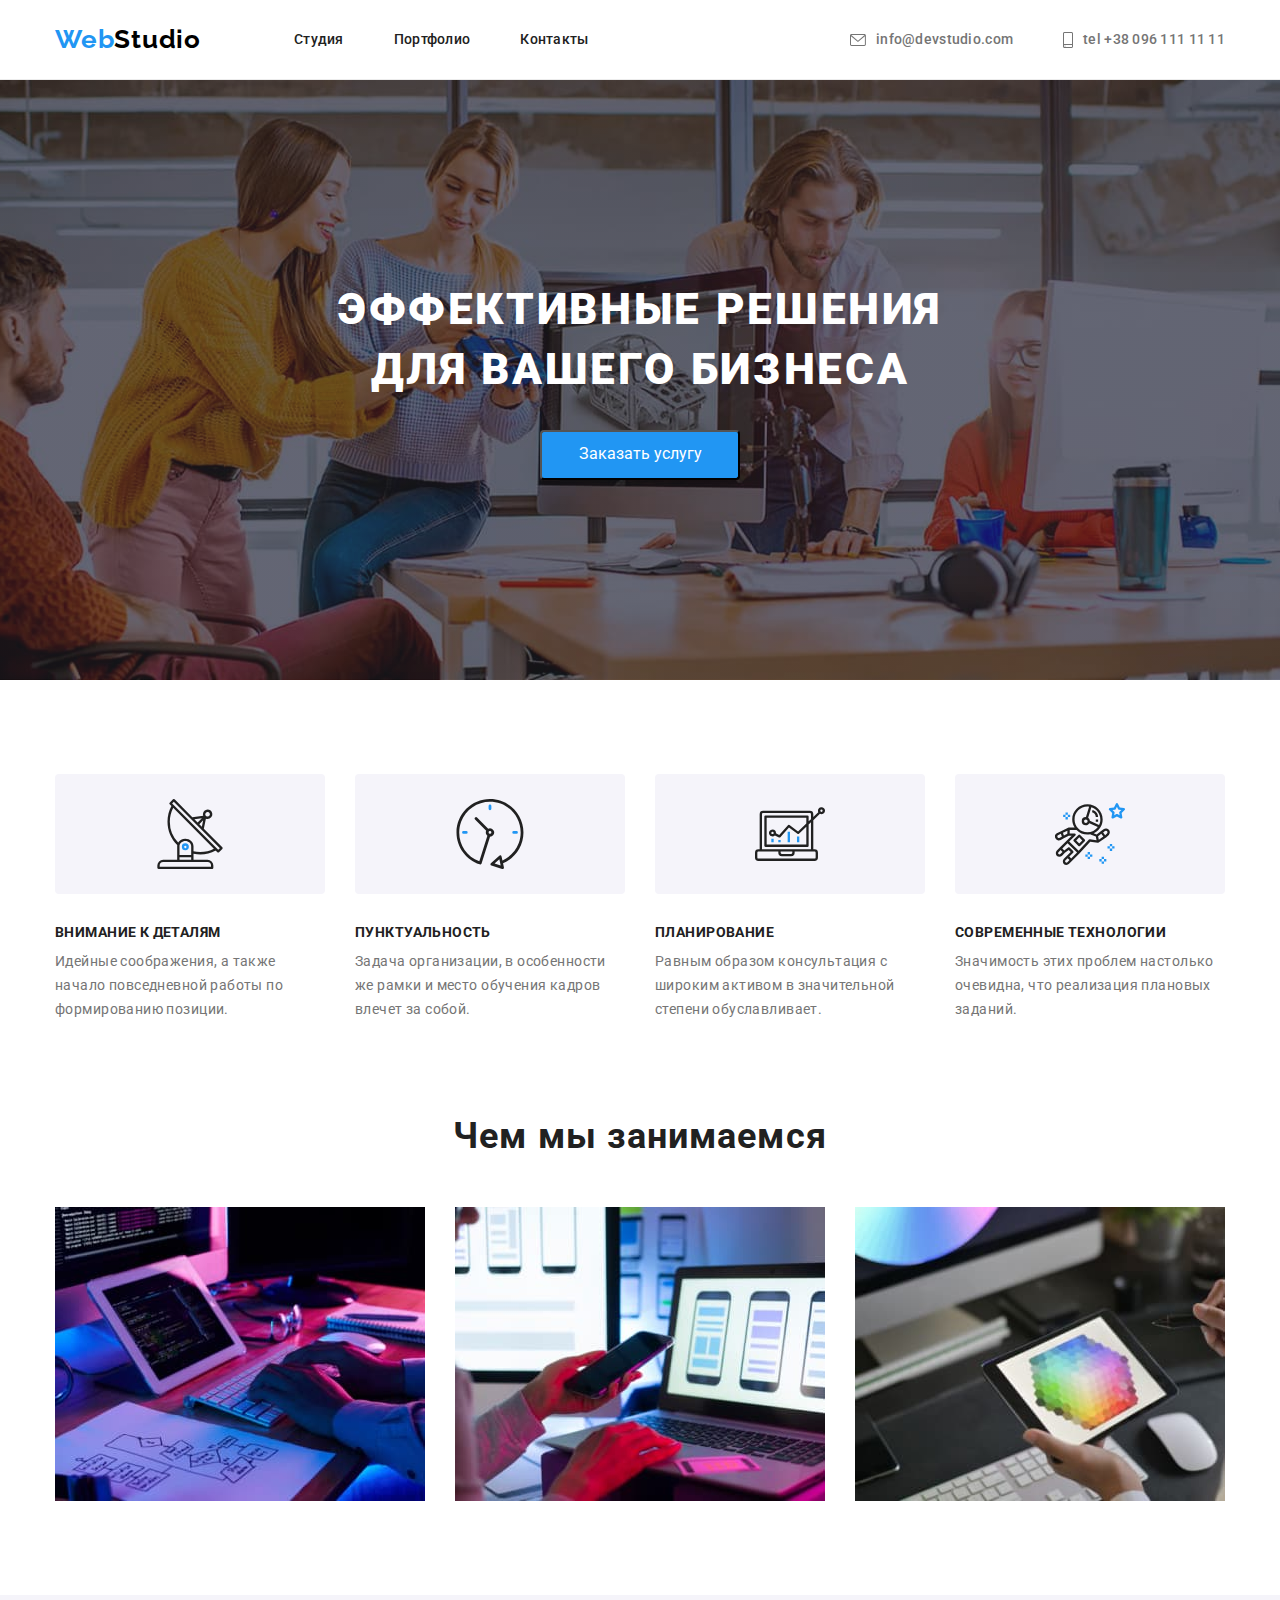
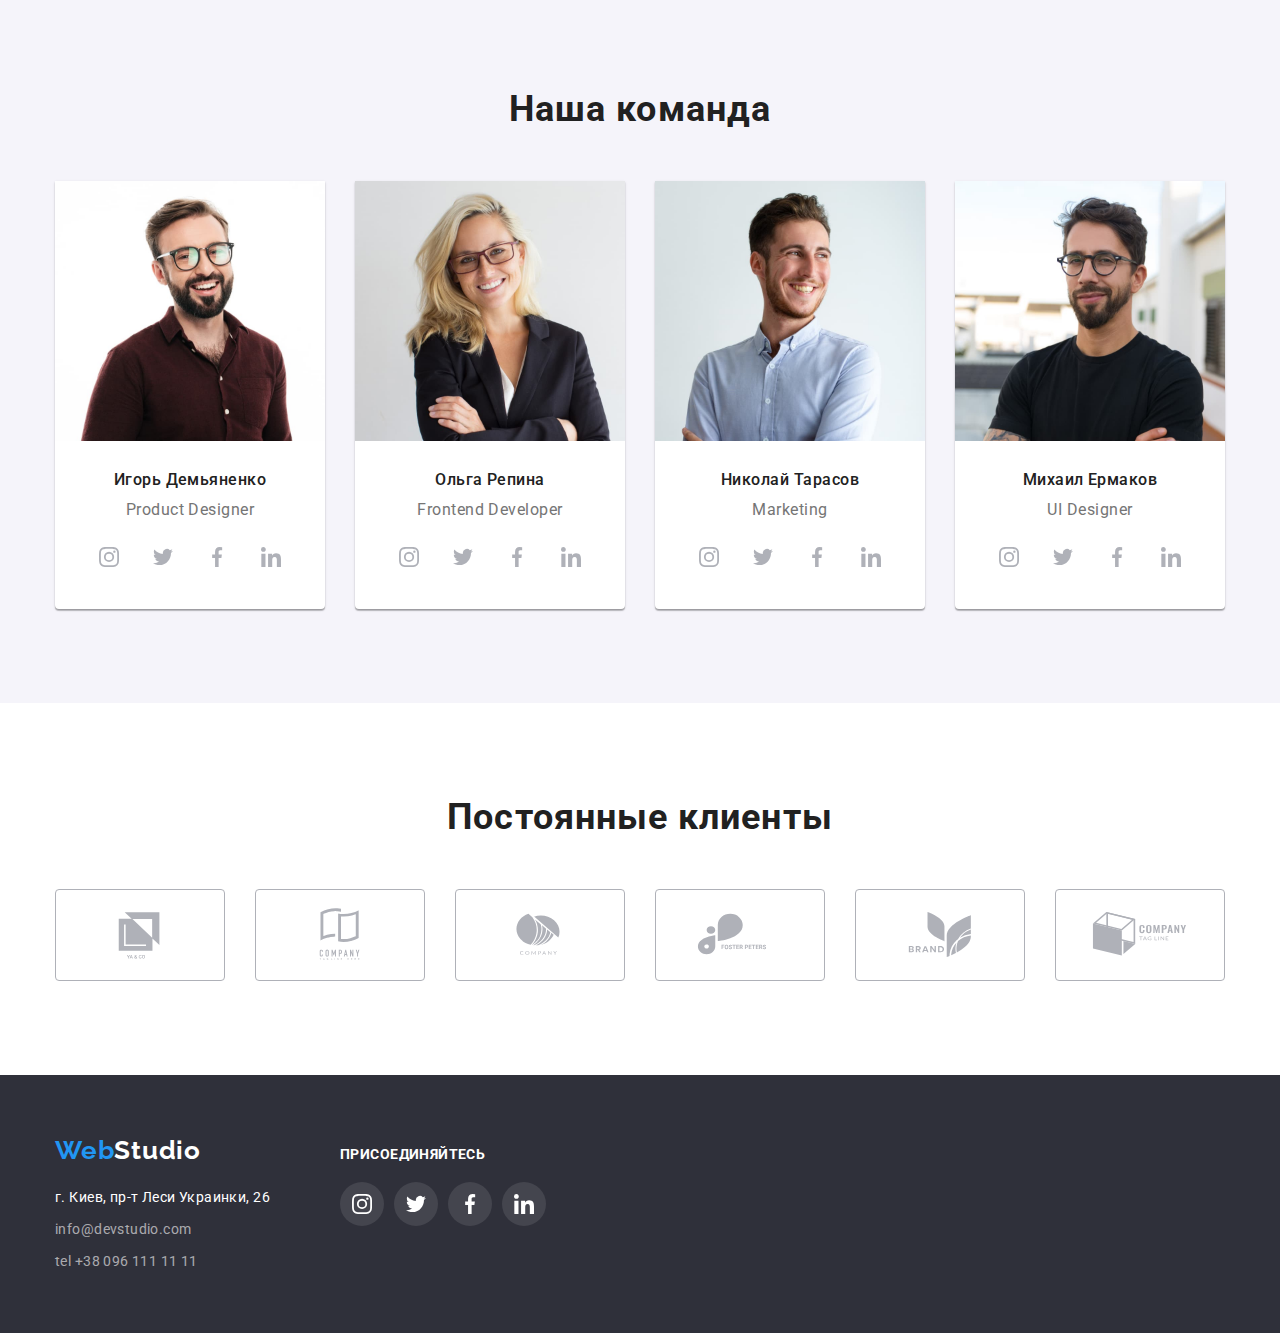
<file: index.html>
<!DOCTYPE html>
<html lang="ru">
  <head>
    <meta charset="UTF-8" />
    <meta http-equiv="X-UA-Compatible" content="IE=edge" />
    <meta name="viewport" content="width=device-width, initial-scale=1.0" />

    <meta name="description" content="goIT home work markup 02" />

    <link rel="preconnect" href="https://fonts.googleapis.com" />
    <link rel="preconnect" href="https://fonts.gstatic.com" crossorigin />
    <link rel="stylesheet" href="./css/modern-normalize.css" />
    <link
      href="https://fonts.googleapis.com/css2?family=Raleway:wght@700&family=Roboto:wght@400;500;700;900&display=swap"
      rel="stylesheet"
    />
    <link rel="stylesheet" href="./css/styles.css" />

    <title>goit-markup-hw-04</title>
  </head>

  <body>
    <header class="page-header">
      <div class="container">
        <nav class="main-navigation">
          <a class="logo-link" href="./index.html"><span class="logo-blue">Web</span>Studio</a>

          <ul class="main-navigation-list">
            <li class="main-navigation-item">
              <a href="./index.html" class="nav-link">Студия</a>
            </li>
            <li class="main-navigation-item">
              <a href="./portfolio.html" class="nav-link">Портфолио</a>
            </li>
            <li class="main-navigation-item">
              <a href="#" class="nav-link">Контакты</a>
            </li>
          </ul>
        </nav>

        <ul class="contacts-list">
          <li class="contacts-item">
            <a class="contacts-header" href="mailto:info@devstudio.com">
              <svg class="envelope" width="16" height="12">
                <use href="./images/icons.svg#envelope"></use>
              </svg>
              info@devstudio.com
            </a>
          </li>
          <li class="contacts-item">
            <a class="contacts-header" href="tel:info@+380961111111">
              <svg class="envelope" width="10" height="16">
                <use href="./images/icons.svg#smartphone"></use>
              </svg>
              tel +38 096 111 11 11
            </a>
          </li>
        </ul>
      </div>
    </header>

    <main>
      <section class="main-header">
        <div class="container">
          <h1 class="hero-header">Эффективные решения для вашего бизнеса</h1>
          <button type="button" class="purchase-button">Заказать услугу</button>
        </div>
      </section>

      <section class="section">
        <div class="container">
          <h2 class="features-title visually-hidden">Наши качества</h2>
          <ul class="features-list">
            <li class="features-item">
              <div class="features-thumb">
                <svg class="features-icon" width="70" height="70">
                  <use href="./images/icons.svg#antenna"></use>
                </svg>
              </div>
              <h3 class="features-item-title">Внимание к деталям</h3>
              <p class="features-item-text">
                Идейные соображения, а также начало повседневной работы по формированию позиции.
              </p>
            </li>
            <li class="features-item">
              <div class="features-thumb">
                <svg class="features-icon" width="70" height="70">
                  <use href="./images/icons.svg#clock"></use>
                </svg>
              </div>
              <h3 class="features-item-title">Пунктуальность</h3>
              <p class="features-item-text">
                Задача организации, в особенности же рамки и место обучения кадров влечет за собой.
              </p>
            </li>
            <li class="features-item">
              <div class="features-thumb">
                <svg class="features-icon" width="70" height="70">
                  <use href="./images/icons.svg#diagram"></use>
                </svg>
              </div>
              <h3 class="features-item-title">Планирование</h3>
              <p class="features-item-text">
                Равным образом консультация с широким активом в значительной степени обуславливает.
              </p>
            </li>
            <li class="features-item">
              <div class="features-thumb">
                <svg class="features-icon" width="70" height="70">
                  <use href="./images/icons.svg#astronaut"></use>
                </svg>
              </div>
              <h3 class="features-item-title">Современные технологии</h3>
              <p class="features-item-text">
                Значимость этих проблем настолько очевидна, что реализация плановых заданий.
              </p>
            </li>
          </ul>
        </div>
      </section>

      <section class="our-business">
        <div class="container">
          <h2 class="our-business-title">Чем мы занимаемся</h2>
          <ul class="our-business-list">
            <li class="our-business-item">
              <img src="./images/business1.jpg" alt="image our business 1" width="370" />
            </li>
            <li class="our-business-item">
              <img src="./images/business2.jpg" alt="image our business 2" width="370" />
            </li>
            <li class="our-business-item">
              <img src="./images/business3.jpg" alt="image our business 3" width="370" />
            </li>
          </ul>
        </div>
      </section>

      <section class="our-team section">
        <div class="container">
          <h2 class="our-team-title">Наша команда</h2>
          <ul class="our-team-list">
            <li class="our-team-item">
              <img src="./images/product-designer.jpg" alt="Product Designer photo" width="270" />
              <div class="team-card">
                <h3 class="team-list-title">Игорь Демьяненко</h3>
                <p class="our-team-text">Product Designer</p>
                <ul class="social-links-list">
                  <li class="social-links-item">
                    <a href="https://www.instagram.com/" target="_blank" class="social-link">
                      <svg class="social-icon">
                        <use href="./images/icons.svg#instagram"></use>
                      </svg>
                    </a>
                  </li>
                  <li class="social-links-item">
                    <a href="https://www.twitter.com/" target="_blank" class="social-link">
                      <svg class="social-icon">
                        <use href="./images/icons.svg#twitter"></use>
                      </svg>
                    </a>
                  </li>
                  <li class="social-links-item">
                    <a href="https://www.facebook.com/" target="_blank" class="social-link">
                      <svg class="social-icon">
                        <use href="./images/icons.svg#facebook"></use>
                      </svg>
                    </a>
                  </li>
                  <li class="social-links-item">
                    <a href="https://www.linkedin.com/" target="_blank" class="social-link">
                      <svg class="social-icon">
                        <use href="./images/icons.svg#linkedin"></use>
                      </svg>
                    </a>
                  </li>
                </ul>
              </div>
            </li>
            <li class="our-team-item">
              <img
                src="./images/frontend-developer.jpg"
                alt="Frontend Developer photo"
                width="270"
              />
              <div class="team-card">
                <h3 class="team-list-title">Ольга Репина</h3>
                <p class="our-team-text">Frontend Developer</p>
                <ul class="social-links-list">
                  <li class="social-links-item">
                    <a href="https://www.instagram.com/" target="_blank" class="social-link">
                      <svg class="social-icon">
                        <use href="./images/icons.svg#instagram"></use>
                      </svg>
                    </a>
                  </li>
                  <li class="social-links-item">
                    <a href="https://www.twitter.com/" target="_blank" class="social-link">
                      <svg class="social-icon">
                        <use href="./images/icons.svg#twitter"></use>
                      </svg>
                    </a>
                  </li>
                  <li class="social-links-item">
                    <a href="https://www.facebook.com/" target="_blank" class="social-link">
                      <svg class="social-icon">
                        <use href="./images/icons.svg#facebook"></use>
                      </svg>
                    </a>
                  </li>
                  <li class="social-links-item">
                    <a href="https://www.linkedin.com/" target="_blank" class="social-link">
                      <svg class="social-icon">
                        <use href="./images/icons.svg#linkedin"></use>
                      </svg>
                    </a>
                  </li>
                </ul>
              </div>
            </li>
            <li class="our-team-item">
              <img src="./images/marketing.jpg" alt="Marketing photo" width="270" />
              <div class="team-card">
                <h3 class="team-list-title">Николай Тарасов</h3>
                <p class="our-team-text">Marketing</p>
                <ul class="social-links-list">
                  <li class="social-links-item">
                    <a href="https://www.instagram.com/" target="_blank" class="social-link">
                      <svg class="social-icon">
                        <use href="./images/icons.svg#instagram"></use>
                      </svg>
                    </a>
                  </li>
                  <li class="social-links-item">
                    <a href="https://www.twitter.com/" target="_blank" class="social-link">
                      <svg class="social-icon">
                        <use href="./images/icons.svg#twitter"></use>
                      </svg>
                    </a>
                  </li>
                  <li class="social-links-item">
                    <a href="https://www.facebook.com/" target="_blank" class="social-link">
                      <svg class="social-icon">
                        <use href="./images/icons.svg#facebook"></use>
                      </svg>
                    </a>
                  </li>
                  <li class="social-links-item">
                    <a href="https://www.linkedin.com/" target="_blank" class="social-link">
                      <svg class="social-icon">
                        <use href="./images/icons.svg#linkedin"></use>
                      </svg>
                    </a>
                  </li>
                </ul>
              </div>
            </li>
            <li class="our-team-item">
              <img src="./images/ui-designer.jpg" alt="UI Designer photo" width="270" />
              <div class="team-card">
                <h3 class="team-list-title">Михаил Ермаков</h3>
                <p class="our-team-text">UI Designer</p>
                <ul class="social-links-list">
                  <li class="social-links-item">
                    <a href="https://www.instagram.com/" target="_blank" class="social-link">
                      <svg class="social-icon">
                        <use href="./images/icons.svg#instagram"></use>
                      </svg>
                    </a>
                  </li>
                  <li class="social-links-item">
                    <a href="https://www.twitter.com/" target="_blank" class="social-link">
                      <svg class="social-icon">
                        <use href="./images/icons.svg#twitter"></use>
                      </svg>
                    </a>
                  </li>
                  <li class="social-links-item">
                    <a href="https://www.facebook.com/" target="_blank" class="social-link">
                      <svg class="social-icon">
                        <use href="./images/icons.svg#facebook"></use>
                      </svg>
                    </a>
                  </li>
                  <li class="social-links-item">
                    <a href="https://www.linkedin.com/" target="_blank" class="social-link">
                      <svg class="social-icon">
                        <use href="./images/icons.svg#linkedin"></use>
                      </svg>
                    </a>
                  </li>
                </ul>
              </div>
            </li>
          </ul>
        </div>
      </section>

      <section class="section">
        <div class="container">
          <h2 class="clients-title">Постоянные клиенты</h2>
          <ul class="clients-list">
            <li class="clients-item">
              <a href="#" class="clients-link">
                <svg class="clients-icon">
                  <use href="./images/icons.svg#client-logo1"></use>
                </svg>
              </a>
            </li>
            <li class="clients-item">
              <a href="#" class="clients-link">
                <svg class="clients-icon">
                  <use href="./images/icons.svg#client-logo2"></use>
                </svg>
              </a>
            </li>
            <li class="clients-item">
              <a href="#" class="clients-link">
                <svg class="clients-icon">
                  <use href="./images/icons.svg#client-logo3"></use>
                </svg>
              </a>
            </li>
            <li class="clients-item">
              <a href="#" class="clients-link">
                <svg class="clients-icon">
                  <use href="./images/icons.svg#client-logo4"></use>
                </svg>
              </a>
            </li>
            <li class="clients-item">
              <a href="#" class="clients-link">
                <svg class="clients-icon">
                  <use href="./images/icons.svg#client-logo5"></use>
                </svg>
              </a>
            </li>
            <li class="clients-item">
              <a href="#" class="clients-link">
                <svg class="clients-icon">
                  <use href="./images/icons.svg#client-logo6"></use>
                </svg>
              </a>
            </li>
          </ul>
        </div>
      </section>
    </main>

    <footer class="footer">
      <div class="container footer-container">
        <div class="left-panel">
          <a class="logo-link-footer" href="./index.html"
            ><span class="logo-blue">Web</span>Studio
          </a>

          <address>
            <ul class="footer-list">
              <li class="footer-item">
                <a
                  class="address-footer"
                  href="https://www.google.com/maps/d/embed?mid=10uSM3H-mIU3GznYo2szRIEphczw&ehbc=2E312F"
                  >г. Киев, пр-т Леси Украинки, 26
                </a>
              </li>
              <li class="footer-item">
                <a class="contacts-footer" href="mailto:info@devstudio.com">info@devstudio.com</a>
              </li>
              <li class="footer-item">
                <a class="contacts-footer" href="tel:info@+380961111111">tel +38 096 111 11 11</a>
              </li>
            </ul>
          </address>
        </div>
        <div class="rigth-panel">
          <h2 class="rigth-panel-title">присоединяйтесь</h2>
          <ul class="social-links-list-footer">
            <li class="social-links-item">
              <a href="https://www.instagram.com/" target="_blank" class="social-link">
                <svg class="social-icon">
                  <use href="./images/icons.svg#instagram"></use>
                </svg>
              </a>
            </li>
            <li class="social-links-item">
              <a href="https://www.twitter.com/" target="_blank" class="social-link">
                <svg class="social-icon">
                  <use href="./images/icons.svg#twitter"></use>
                </svg>
              </a>
            </li>
            <li class="social-links-item">
              <a href="https://www.facebook.com/" target="_blank" class="social-link">
                <svg class="social-icon">
                  <use href="./images/icons.svg#facebook"></use>
                </svg>
              </a>
            </li>
            <li class="social-links-item">
              <a href="https://www.linkedin.com/" target="_blank" class="social-link">
                <svg class="social-icon">
                  <use href="./images/icons.svg#linkedin"></use>
                </svg>
              </a>
            </li>
          </ul>
        </div>
      </div>
    </footer>
  </body>
</html>
</file>
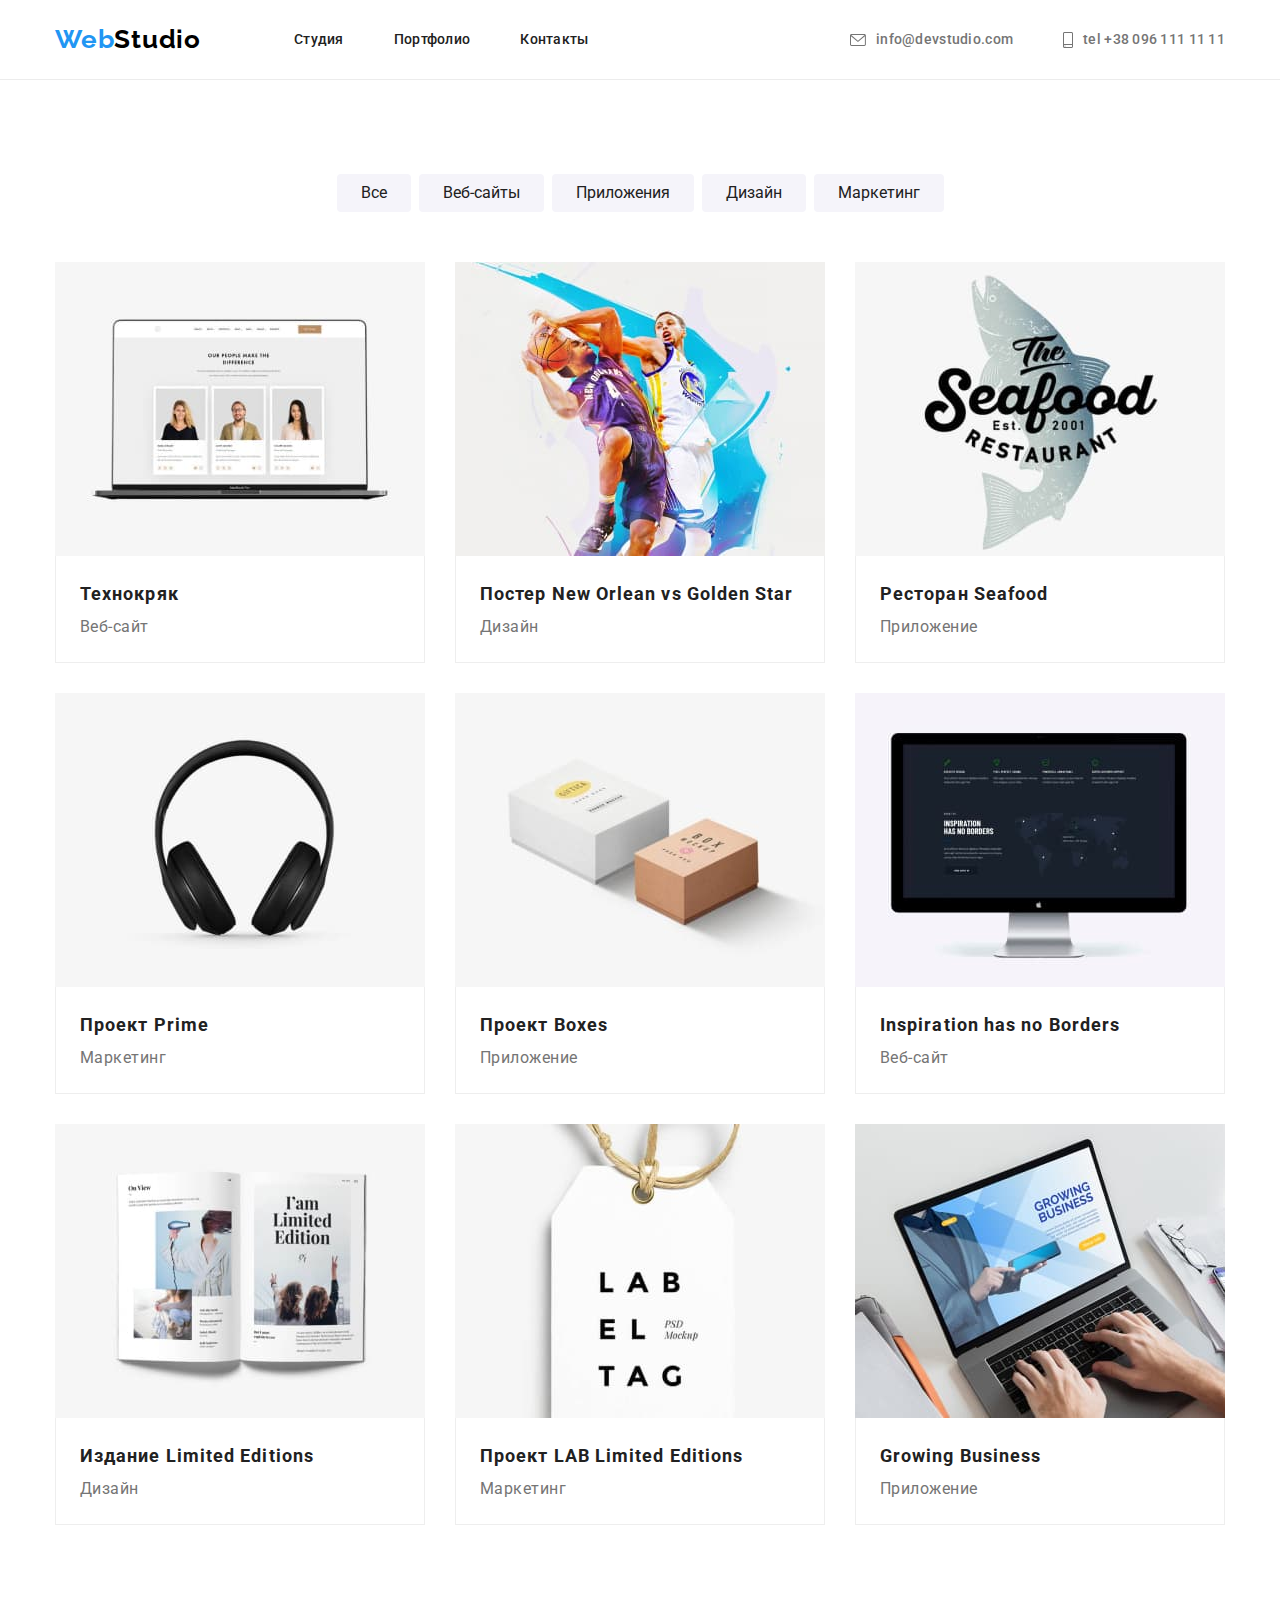
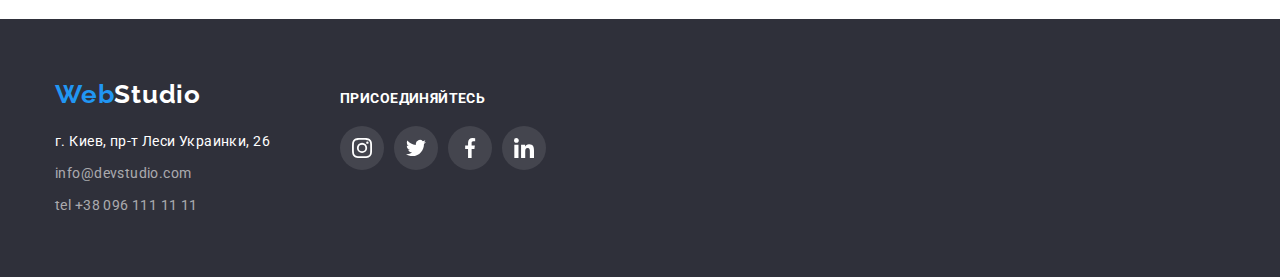
<file: portfolio.html>
<!DOCTYPE html>
<html lang="ru">
  <head>
    <meta charset="UTF-8" />
    <meta http-equiv="X-UA-Compatible" content="IE=edge" />
    <meta name="viewport" content="width=device-width, initial-scale=1.0" />
    <title>goit-markup-hw-04 portfolio</title>

    <link rel="preconnect" href="https://fonts.googleapis.com" />
    <link rel="preconnect" href="https://fonts.gstatic.com" crossorigin />
    <link rel="stylesheet" href="./css/modern-normalize.css" />
    <link
      href="https://fonts.googleapis.com/css2?family=Raleway:wght@700&family=Roboto:wght@400;500;700;900&display=swap"
      rel="stylesheet"
    />

    <link rel="stylesheet" href="./css/styles.css" />
  </head>
  <body>
    <header class="page-header">
      <div class="container">
        <nav class="main-navigation">
          <a class="logo-link" href="./index.html"><span class="logo-blue">Web</span>Studio</a>

          <ul class="main-navigation-list">
            <li class="main-navigation-item">
              <a href="./index.html" class="nav-link">Студия</a>
            </li>
            <li class="main-navigation-item">
              <a href="./portfolio.html" class="nav-link">Портфолио</a>
            </li>
            <li class="main-navigation-item">
              <a href="#" class="nav-link">Контакты</a>
            </li>
          </ul>
        </nav>

        <ul class="contacts-list">
          <li class="contacts-item">
            <a class="contacts-header" href="mailto:info@devstudio.com">
              <svg class="envelope" width="16" height="12">
                <use href="./images/icons.svg#envelope"></use>
              </svg>
              info@devstudio.com
            </a>
          </li>
          <li class="contacts-item">
            <a class="contacts-header" href="tel:info@+380961111111">
              <svg class="envelope" width="10" height="16">
                <use href="./images/icons.svg#smartphone"></use>
              </svg>
              tel +38 096 111 11 11
            </a>
          </li>
        </ul>
      </div>
    </header>

    <main>
      <section class="section">
        <div class="container">
          <h1 class="visually-hidden">portfolio</h1>

          <ul class="top-bar-list">
            <li class="top-bar-item">
              <button type="button" class="top-bar-button">Все</button>
            </li>
            <li class="top-bar-item">
              <button type="button" class="top-bar-button">Веб-сайты</button>
            </li>
            <li class="top-bar-item">
              <button type="button" class="top-bar-button">Приложения</button>
            </li>
            <li class="top-bar-item">
              <button type="button" class="top-bar-button">Дизайн</button>
            </li>
            <li class="top-bar-item">
              <button type="button" class="top-bar-button">Маркетинг</button>
            </li>
          </ul>

          <ul class="portfolio-list">
            <li class="portfolio-card">
              <a href="#" class="portfolio-link">
                <img src="./images/portfolio1.jpg" alt="image our portfolio 1" width="370" />
                <div class="portfolio-card-footer">
                  <h2 class="portfolio-title">Технокряк</h2>
                  <p class="portfolio-card-txt">Веб-сайт</p>
                </div>
              </a>
            </li>
            <li class="portfolio-card">
              <a href="#" class="portfolio-link">
                <img src="./images/portfolio2.jpg" alt="image our portfolio 2" width="370" />
                <div class="portfolio-card-footer">
                  <h2 class="portfolio-title">Постер New Orlean vs Golden Star</h2>
                  <p class="portfolio-card-txt">Дизайн</p>
                </div>
              </a>
            </li>
            <li class="portfolio-card">
              <a href="#" class="portfolio-link">
                <img src="./images/portfolio3.jpg" alt="image our portfolio 3" width="370" />
                <div class="portfolio-card-footer">
                  <h2 class="portfolio-title">Ресторан Seafood</h2>
                  <p class="portfolio-card-txt">Приложение</p>
                </div>
              </a>
            </li>
            <li class="portfolio-card">
              <a href="#" class="portfolio-link">
                <img src="./images/portfolio4.jpg" alt="image our portfolio 4" width="370" />
                <div class="portfolio-card-footer">
                  <h2 class="portfolio-title">Проект Prime</h2>
                  <p class="portfolio-card-txt">Маркетинг</p>
                </div>
              </a>
            </li>
            <li class="portfolio-card">
              <a href="#" class="portfolio-link">
                <img src="./images/portfolio5.jpg" alt="image our portfolio 5" width="370" />
                <div class="portfolio-card-footer">
                  <h2 class="portfolio-title">Проект Boxes</h2>
                  <p class="portfolio-card-txt">Приложение</p>
                </div>
              </a>
            </li>
            <li class="portfolio-card">
              <a href="#" class="portfolio-link">
                <img src="./images/portfolio6.jpg" alt="image our portfolio 6" width="370" />
                <div class="portfolio-card-footer">
                  <h2 class="portfolio-title">Inspiration has no Borders</h2>
                  <p class="portfolio-card-txt">Веб-сайт</p>
                </div>
              </a>
            </li>
            <li class="portfolio-card">
              <a href="#" class="portfolio-link">
                <img src="./images/portfolio7.jpg" alt="image our portfolio 7" width="370" />
                <div class="portfolio-card-footer">
                  <h2 class="portfolio-title">Издание Limited Editions</h2>
                  <p class="portfolio-card-txt">Дизайн</p>
                </div>
              </a>
            </li>
            <li class="portfolio-card">
              <a href="#" class="portfolio-link">
                <img src="./images/portfolio8.jpg" alt="image our portfolio 8" width="370" />
                <div class="portfolio-card-footer">
                  <h2 class="portfolio-title">Проект LAB Limited Editions</h2>
                  <p class="portfolio-card-txt">Маркетинг</p>
                </div>
              </a>
            </li>
            <li class="portfolio-card">
              <a href="#" class="portfolio-link">
                <img src="./images/portfolio9.jpg" alt="image our portfolio 9" width="370" />
                <div class="portfolio-card-footer">
                  <h2 class="portfolio-title">Growing Business</h2>
                  <p class="portfolio-card-txt">Приложение</p>
                </div>
              </a>
            </li>
          </ul>
        </div>
      </section>
    </main>

    <footer class="footer">
      <div class="container footer-container">
        <div class="left-panel">
          <a class="logo-link-footer" href="./index.html">
            <span class="logo-blue">Web</span>Studio
          </a>

          <address>
            <ul class="footer-list">
              <li class="footer-item">
                <a
                  class="address-footer"
                  href="https://www.google.com/maps/d/embed?mid=10uSM3H-mIU3GznYo2szRIEphczw&ehbc=2E312F"
                  >г. Киев, пр-т Леси Украинки, 26
                </a>
              </li>
              <li class="footer-item">
                <a class="contacts-footer" href="mailto:info@devstudio.com">info@devstudio.com</a>
              </li>
              <li class="footer-item">
                <a class="contacts-footer" href="tel:info@+380961111111">tel +38 096 111 11 11</a>
              </li>
            </ul>
          </address>
        </div>
        <div class="rigth-panel">
          <h2 class="rigth-panel-title">присоединяйтесь</h2>
          <ul class="social-links-list-footer flex">
            <li class="social-links-item">
              <a href="https://www.instagram.com/" target="_blank" class="social-link">
                <svg class="social-icon">
                  <use href="./images/icons.svg#instagram"></use>
                </svg>
              </a>
            </li>
            <li class="social-links-item">
              <a href="https://www.twitter.com/" target="_blank" class="social-link">
                <svg class="social-icon">
                  <use href="./images/icons.svg#twitter"></use>
                </svg>
              </a>
            </li>
            <li class="social-links-item">
              <a href="https://www.facebook.com/" target="_blank" class="social-link">
                <svg class="social-icon">
                  <use href="./images/icons.svg#facebook"></use>
                </svg>
              </a>
            </li>
            <li class="social-links-item">
              <a href="https://www.linkedin.com/" target="_blank" class="social-link">
                <svg class="social-icon">
                  <use href="./images/icons.svg#linkedin"></use>
                </svg>
              </a>
            </li>
          </ul>
        </div>
      </div>
    </footer>
  </body>
</html>
</file>
<file: css/styles.css>
/* box model из лекции Репеты */
html {
  box-sizing: border-box;
}

*,
::before,
::after {
  box-sizing: inherit;
}

/* colors */

:root {
  --color-logo: #000000;
  --color-logo-footer: #ffffff;

  --color-link-on: #2196f3; /* and logo "web" */

  --color-H1: #ffffff; /* main header, team bg */
  --color-H2: #212121; /* headers, links */
  --color-body-txt: #757575; /* contacts-header and footer */

  --color-button-txt: #212121;
  --color-button-bg: #f5f4fa; /* our-team bg */
  --color-button-txt-on: #ffffff;
  --color-button-bg-on: #2196f3;

  --color-contacts-footer: rgba(255, 255, 255, 0.6);
  --color-footer-bg: #2f303a; /* and, main header */

  --color-page-header-border: #ececec;
  --color-portfolio-card: #eeeeee;

  --color-social-links: #afb1b8;
  /* --color-gradient: #2f303a; */
  --color-gradient: rgba(47, 48, 58, 0.4);
}
/* global part */
.logo-link,
.logo-link-footer,
.nav-link,
.contacts-header,
.contacts-footer,
.address-footer {
  font-style: normal;
  text-decoration: none; /* GLOBAL remove all links underline */
}

body {
  font-family: Roboto, sans-serif;
  font-size: 16px;

  color: var(--color-body-txt);
}

ul {
  list-style-type: none; /* GLOBAL remove all ul dots */
  margin: 0;
  padding: 0;
}

img {
  display: block; /* to ask fix space below img */
  max-width: 100%;
  height: auto;
}

.address-footer {
  font-style: normal;

  font-size: 14px;
  line-height: 1.71;
  letter-spacing: 0.03em;
}

.logo-link,
.logo-link-footer {
  font-family: Raleway;
  font-weight: 700;
  font-size: 26px;
  line-height: 1.2;

  letter-spacing: 0.03em;
}

/* logo */
.logo-link {
  color: var(--color-logo);
}

.logo-link-footer {
  color: var(--color-logo-footer);
}

.address-footer {
  font-size: 14px;
  line-height: 1.71;
  letter-spacing: 0.03em;

  color: var(--color-logo-footer);
}
.logo-blue {
  color: var(--color-link-on);
}

/* navigation */
.nav-link {
  font-weight: 500;
  font-size: 14px;
  line-height: 1.15;
  letter-spacing: 0.02em;

  color: var(--color-H2);
}

/*  tel, email  */
.contacts-header {
  font-weight: 500;
  font-size: 14px;
  line-height: 1.15;
  letter-spacing: 0.02em;

  color: var(--color-body-txt);
}

.contacts-footer {
  font-size: 14px;
  line-height: 1.7;
  letter-spacing: 0.03em;

  color: var(--color-contacts-footer);
}

.main-header {
  max-width: 1600px;
  margin: 0 auto;

  padding: 200px 0;
  text-align: center;

  background-image: linear-gradient(to top, rgba(47, 48, 58, 0.4), rgba(47, 48, 58, 0.4)),
    url('../images/hero-bg.jpg');
  background-repeat: no-repeat;
  background-position: center;
  background-repeat: no-repeat;
}

/* file index.html */
.hero-header {
  width: 696px;
  margin: 0 auto 30px auto;

  font-weight: 900;
  font-size: 44px;
  line-height: 1.36;

  text-align: center;
  letter-spacing: 0.06em;
  text-transform: uppercase;

  color: var(--color-H1);
}

.features-title,
.our-business-title,
.our-team-title,
.clients-title {
  margin-bottom: 50px;

  font-weight: 700;
  font-size: 36px;
  line-height: 1.16;

  text-align: center;
  letter-spacing: 0.03em;

  color: var(--color-H2);
}

.features-item {
  width: 270px;
}

.features-item + .features-item {
  margin-left: 30px;
}

.features-item-title {
  margin-bottom: 10px;

  font-weight: 700;
  font-size: 14px;
  line-height: 1.15;
  letter-spacing: 0.03em;
  text-transform: uppercase;

  color: var(--color-H2);
}

.features-item-text {
  font-size: 14px;
  line-height: 1.71;

  letter-spacing: 0.03em;
}

/* team section */

/* .our-team-title {
  margin-bottom: 50px;
} */

.team-list-title {
  font-weight: 500;
  font-size: 16px;
  line-height: 1.18;

  text-align: center;
  letter-spacing: 0.03em;

  color: var(--color-H2);
}
.our-team-text {
  margin-bottom: 16px;

  font-size: 16px;
  line-height: 1.19;
  text-align: center;
  letter-spacing: 0.03em;
}

/* file portfolio */
.portfolio-title {
  font-weight: 700;
  font-size: 18px;
  line-height: 2;

  letter-spacing: 0.06em;
  color: var(--color-H2);
}

.nav-link:hover,
.contacts-header:hover,
.contacts-footer:hover,
.nav-link:focus,
.contacts-header:focus,
.contacts-footer:focus {
  color: var(--color-link-on);
}

.purchase-button {
  display: inline-block;
  padding: 10px 32px;
  width: 200px;
  min-height: 50px;

  color: var(--color-button-txt-on);
  background-color: var(--color-button-bg-on);

  box-shadow: 0px 4px 4px rgba(0, 0, 0, 0.15);
  border-radius: 4px;
  cursor: pointer;
}
.top-bar-button {
  display: inline-block;
  padding: 6px 22px;
  min-height: 38px;

  color: var(--color-button-txt);
  background-color: var(--color-button-bg);
  cursor: pointer;
  border-radius: 4px;
  border-color: transparent;
}

.top-bar-button > li:not(:last-child) {
  margin-right: 8px;
}

.purchase-button:hover,
.purchase-button:focus {
  color: var(--color-button-txt-on);
  background-color: var(--color-button-bg-on);

  border-radius: 4px;
}

.top-bar-button:hover,
.top-bar-button:focus {
  color: var(--color-button-txt-on);
  background-color: var(--color-button-bg-on);

  box-shadow: 0px 3px 1px rgba(0, 0, 0, 0.1), 0px 1px 2px rgba(0, 0, 0, 0.08),
    0px 2px 2px rgba(0, 0, 0, 0.12);
  border-radius: 4px;
}

/* hidding hidden :) */

.visually-hidden {
  position: absolute;
  clip: rect(0 0 0 0);
  width: 1px;
  height: 1px;
  margin: -1px;
}

/* flex, borders, paddings, sizes etc */

.container {
  width: 1200px;
  margin: 0 auto;
  padding: 0 15px;
}

.page-header {
  border-bottom: 1px solid var(--color-page-header-border);
}

body,
h1,
h2,
h3,
h4,
h5,
h6,
p,
ul {
  margin: 0;
  padding: 0;
}

.section {
  padding: 94px 0;
}

/* page index */
.page-header {
  min-height: 80px;
}

.page-header,
.page-header > .container,
.main-navigation,
.main-navigation-list,
.contacts-list {
  display: flex;
  align-items: center;
}

.logo-link {
  display: inline-block;
  margin-right: 93px;
}

.main-navigation-item + .main-navigation-item {
  margin-left: 50px;
}
.contacts-list {
  margin-left: auto;
}

.contacts-item + .contacts-item {
  margin-left: 50px;
}

.contacts-header {
  display: flex;
  align-items: center;
}

.envelope {
  fill: currentColor;
  margin-right: 10px;
}

.features-list {
  display: flex;
}

.our-business {
  padding-bottom: 94px;
}

.features-thumb {
  display: flex;
  align-items: center;
  justify-content: center;

  height: 120px;
  background-color: var(--color-button-bg);
  margin-bottom: 30px;
  border-radius: 4px;
}

.our-business-list {
  display: flex;
}

.our-business-item + .our-business-item {
  margin-left: 30px;
}

.our-team {
  background-color: var(--color-button-bg);
}

.our-team-list {
  display: flex;
}

.our-team-item {
  background-color: var(--color-H1);

  box-shadow: 0px 1px 3px rgba(0, 0, 0, 0.12), 0px 1px 1px rgba(0, 0, 0, 0.14),
    0px 2px 1px rgba(0, 0, 0, 0.2);
  border-radius: 0px 0px 4px 4px;
}

.team-list-title {
  margin-bottom: 10px;
}

.our-team-item + .our-team-item {
  margin-left: 30px;
}

.team-card {
  padding-top: 30px;
  padding-bottom: 30px;
}

.social-links-list {
  display: flex;
  justify-content: center;
}

.social-links-list > .social-links-item:not(:last-child) {
  margin-right: 10px;
}

.social-link {
  display: flex;
  align-items: center;
  justify-content: center;

  width: 44px;
  height: 44px;
  border-radius: 50%;
  color: var(--color-social-links);
}

.social-link:hover,
.social-link:focus {
  color: var(--color-H1);
  background-color: var(--color-button-bg-on);
}

.social-icon {
  width: 20px;
  height: 20px;
  fill: currentColor;
}

.clients-list {
  display: flex;
}

.clients-item {
  width: 170px;
  height: 92px;
}

.clients-item + .clients-item {
  margin-left: 30px;
}

.clients-link {
  display: flex;
  align-items: center;
  justify-content: center;

  width: 100%;
  height: 100%;

  color: var(--color-social-links);
  border: 1px solid var(--color-social-links);
  border-radius: 4px;
}

.clients-link:hover,
.clients-link:focus {
  color: var(--color-link-on);
  border: 1px solid var(--color-link-on);
  outline-color: currentColor;
}

.clients-icon {
  width: 106px;
  height: 60px;
  fill: currentColor;
}

.footer {
  padding: 60px 0;
  background-color: var(--color-footer-bg);
}

.footer-container {
  display: flex;
  align-items: baseline;
}

.logo-link-footer {
  display: inline-block;
  margin-bottom: 20px;
}

.footer-item:not(:last-of-type) {
  margin-bottom: 8px;
}

.rigth-panel {
  margin-left: 70px;
}

.rigth-panel-title {
  margin-bottom: 20px;
  color: var(--color-H1);

  font-size: 14px;
  line-height: 1.15;
  letter-spacing: 0.03em;
  text-transform: uppercase;
}

.social-links-list-footer {
  display: flex;
}

.social-links-list-footer > .social-links-item:not(:last-child) {
  margin-right: 10px;
}

.social-links-list-footer .social-link {
  background-color: rgba(255, 255, 255, 0.1);
}

.social-links-list-footer .social-link:hover,
.social-links-list-footer .social-link:focus {
  color: var(--color-H1);
  background-color: var(--color-button-bg-on);
}

.social-links-list-footer .social-icon {
  fill: var(--color-H1);
}

/* ----------------- page portfolio */
.top-bar-list {
  display: flex;
  justify-content: center;
  margin-bottom: 50px;
}

.portfolio-list {
  display: flex;
  flex-wrap: wrap;
}

.portfolio-list a {
  text-decoration: none;
}

.top-bar-item + .top-bar-item {
  margin-left: 8px;
}

.portfolio-card {
  margin-bottom: 30px;
}

/* remove margin bottom from last line - 3 elements */
.portfolio-card:nth-last-child(-n + 3) {
  margin-bottom: 0;
}

.portfolio-card:not(:nth-of-type(3n)) {
  margin-right: 30px;
}

.portfolio-link {
  display: block;
}
.portfolio-link:hover,
.portfolio-link:focus {
  /* border: 1px solid #eeeeee; */
  box-shadow: 0px 1px 1px rgba(0, 0, 0, 0.12), 0px 4px 4px rgba(0, 0, 0, 0.06),
    1px 4px 6px rgba(0, 0, 0, 0.16);
}

.portfolio-card-footer {
  width: 370px;
  border-left: 1px solid var(--color-portfolio-card);
  border-right: 1px solid var(--color-portfolio-card);
  border-bottom: 1px solid var(--color-portfolio-card);
  padding: 20px 24px;
}

.portfolio-title {
  font-size: 18px;
  line-height: 2;
  letter-spacing: 0.06em;

  color: var(--color-H2);
}

.portfolio-card-txt {
  font-size: 16px;
  line-height: 1.87;
  letter-spacing: 0.03em;
  color: var(--color-body-txt);
}
</file>
